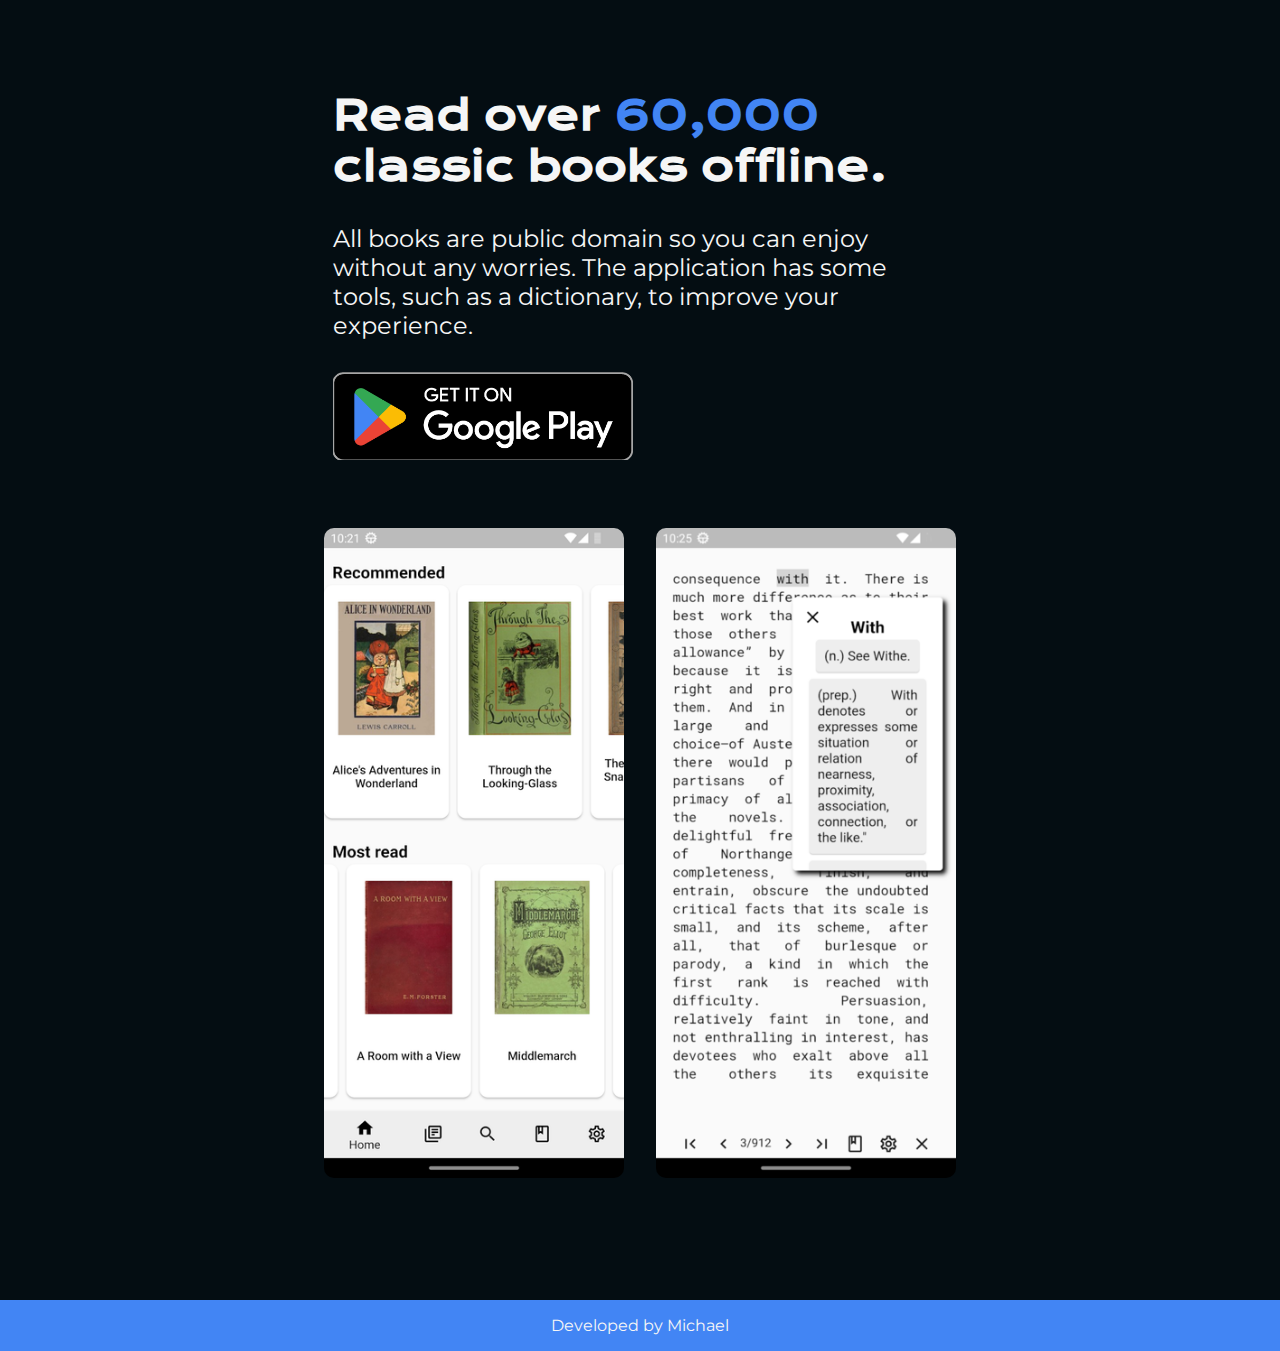
<file: index.html>
<!DOCTYPE html>
<html lang="en">

<head>
	<meta name="description" content="A page with book suggestions for all tastes. Discover your next favorite book!">
	<meta name="keywords" content="books, reading, book suggestions, books for everyone, book recommendations">
	<meta name="author" content="Michael Costa">
	<meta name="robots" content="index, follow">
	<meta charset="UTF-8">
	<meta http-equiv="X-UA-Compatible" content="IE=edge">
	<meta name="viewport" content="width=device-width, initial-scale=1.0">
	<title>Books for everyone</title>
	<link rel="icon" type="image/x-icon" href="./assets/favicon.ico">
	<link rel="stylesheet" href="./style.css">
</head>

<body>
	<main class="presentation">
		<section class="presentation__content">
			<h1 class="presentation__content__title">
				Read over <strong class="presentation__content__title__emphasis">60,000</strong> classic books offline.
			</h1>
			<p class="presentation__content__text">All books are public domain so you can enjoy without any worries.
				The application has some tools, such as a dictionary, to improve your experience.</p>
			<a href='https://play.google.com/store/apps/details?id=com.ivanmrosa.BFE'
				target="_blank">
				<img class="presentation__image" alt='Get it on Google Play' src='./assets/google-play-badge.png' />
			</a>
		</section>
		<section class="images">
			<img class="images__image" src="assets/bfe-1.png" alt="Application home screen">
			<img class="images__image" src="assets/bfe-2.png" alt="Application reading screen">
		</section>
	</main>
	<footer>
		<p>Developed by <a href="https://www.linkedin.com/in/michaelgm-costa/" target="_blank">Michael</a></p>
	</footer>
</body>

</html>
</file>
<file: style.css>
@import url('https://fonts.googleapis.com/css2?family=Krona+One&family=Montserrat:wght@400;600&display=swap');

:root {
	--primary-color: #040D12;
	--secondary-color: #F6F6F6;
	--tertiary-color: #4285f4;
}

* {
	margin: 0;
	padding: 0;
	box-sizing: border-box;
}

html {
	height: 100%;
	min-height: 100%;
}

body {
	display: flex;
	flex-direction: column;
	min-height: 100%;
	background-color: var(--primary-color);
	color: var(--secondary-color);
}

.presentation__content__title__emphasis {
	color: var(--tertiary-color);
}

.presentation {
	display: flex;
	align-items: center;
	justify-content: space-evenly;
	margin: 7% 12%;
	gap: 2em;
	flex-wrap: wrap;
}

.presentation__content {
	max-width: 615px;
	display: flex;
	flex-direction: column;
	gap: 2em;
}

.presentation__content__title {
	font-size: 2.5rem;
	font-family: 'Krona One', sans-serif;
}

.presentation__content__text {
	font-size: 1.5rem;
	font-family: 'Montserrat', sans-serif;
}

.presentation__image {
	width: 300px;
	max-width: 100%;
}

.images {
	display: flex;
	gap: 2em;
	flex-wrap: wrap;
	justify-content: center;
	padding: 2em 0;
}

.images__image {
	border-radius: 10px;
	width: 300px;
	max-width: 90%;
	transition: transform 0.3s ease;
}

.images__image:hover {
	transform: scale(1.05);
}

footer {
	background-color: var(--tertiary-color);
	text-align: center;
	font-family: 'Montserrat', sans-serif;
	padding: 1em;
	font-weight: 400;
	margin-top: auto;
}

footer a {
	text-decoration: none;
	color: var(--secondary-color);
}

@media screen and (max-width: 768px) {
	.presentation {
		flex-direction: column;
		margin: 5% 5%;
		text-align: center;
	}

	.presentation__content__title {
		font-size: 2rem;
	}

	.presentation__content__text {
		font-size: 1.2rem;
	}

	.presentation__image {
		width: 80%;
		margin: 0 auto;
	}

	.images {
		flex-direction: column;
		align-items: center;
		padding: 1em;
	}

	.images__image {
		width: 90%;
	}
}
</file>
